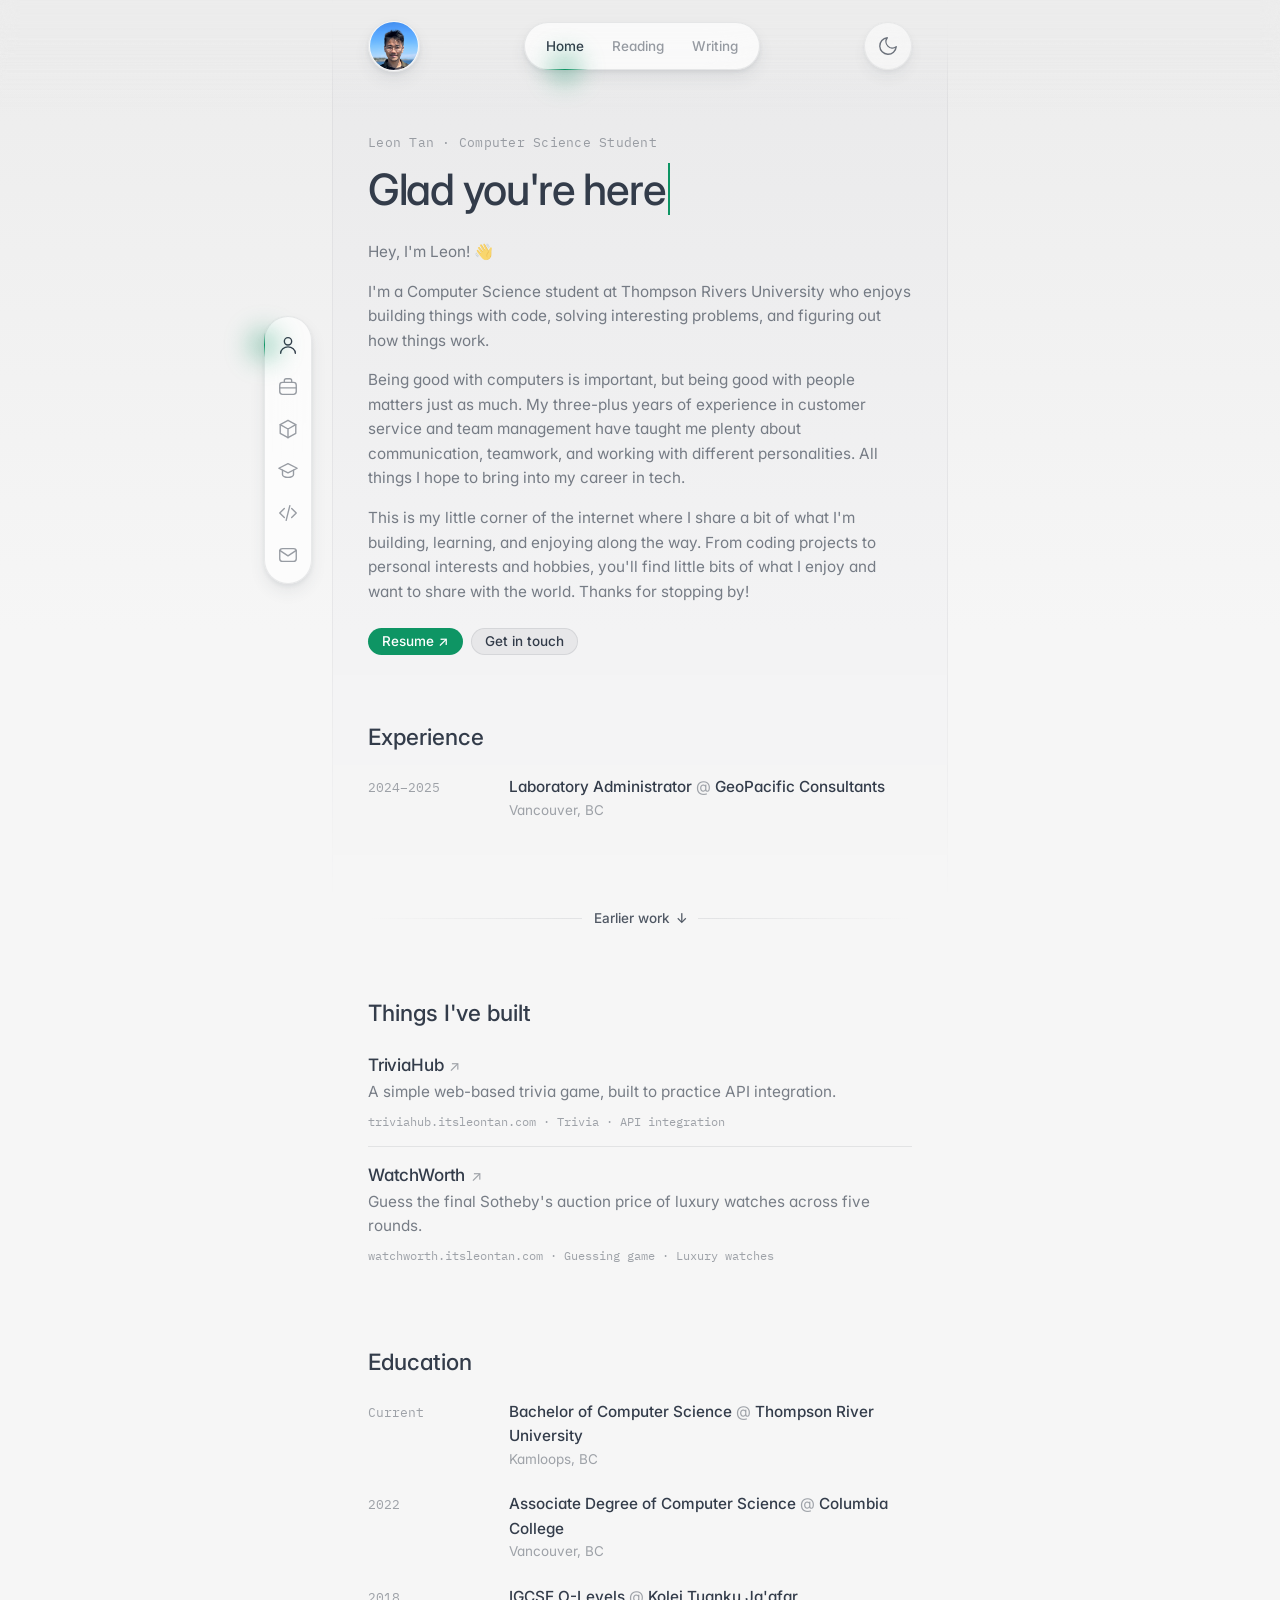
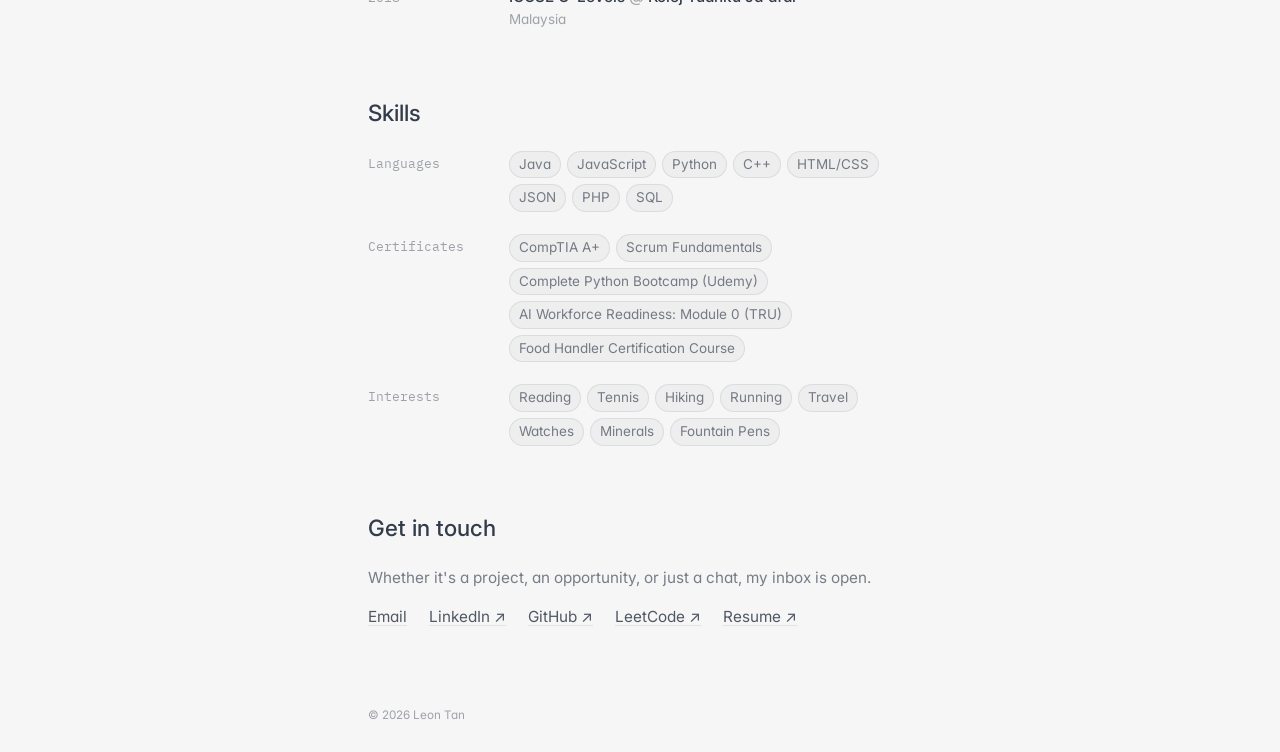
<file: index.html>
<!DOCTYPE html>
<html lang="en" class="dark">
<head>
    <meta charset="UTF-8">
    <meta name="viewport" content="width=device-width, initial-scale=1.0">
    <title>it's Leon Tan</title>
    <meta name="description" content="Leon Tan — computer science student who enjoys solving problems with code.">
    <link rel="icon" type="image/x-icon" href="src/rubik.png">

    <!-- Apply saved / system theme before first paint to avoid a flash -->
    <script>
        (function () {
            var root = document.documentElement;
            var theme;
            try { theme = localStorage.getItem("theme"); } catch (e) {}
            if (theme !== "light" && theme !== "dark") {
                theme = window.matchMedia("(prefers-color-scheme: light)").matches ? "light" : "dark";
            }
            root.classList.remove("light", "dark");
            root.classList.add(theme, "js");
        })();
    </script>

    <link rel="preconnect" href="https://fonts.googleapis.com">
    <link rel="preconnect" href="https://fonts.gstatic.com" crossorigin>
    <link rel="stylesheet" href="https://fonts.googleapis.com/css2?family=IBM+Plex+Mono:wght@400;500&family=Inter:wght@400;500;600&display=swap">
    <link rel="stylesheet" href="css/main.css">
    <link rel="stylesheet" href="css/home.css">
    <script src="js/index.js" defer></script>
</head>

<body>
    <div class="rails" aria-hidden="true"></div>

    <!-- ========== HEADER ========== -->
    <header>
        <div class="header-blur" aria-hidden="true">
            <span></span><span></span><span></span>
        </div>

        <div class="container header-inner">
            <a id="avatar" class="glass" href="#about" aria-label="Leon Tan — back to top">
                <img src="src/headshot.jpg" alt="Leon Tan" width="48" height="48">
            </a>

            <nav class="glass site-nav" aria-label="Main">
                <a href="./" class="active" aria-current="page">Home</a>
                <a href="reading/">Reading</a>
                <a href="writing/">Writing</a>
            </nav>

            <button id="theme-toggle" class="glass" type="button" aria-label="Switch theme">
                <svg class="icon-sun" viewBox="0 0 24 24" aria-hidden="true"><circle cx="12" cy="12" r="4"/><path d="M12 2v2M12 20v2M4.9 4.9l1.4 1.4M17.7 17.7l1.4 1.4M2 12h2M20 12h2M4.9 19.1l1.4-1.4M17.7 6.3l1.4-1.4"/></svg>
                <svg class="icon-moon" viewBox="0 0 24 24" aria-hidden="true"><path d="M21 12.8A9 9 0 1 1 11.2 3a7 7 0 0 0 9.8 9.8z"/></svg>
            </button>
        </div>
    </header>


    <!-- ========== SECTION NAV (left rail on desktop, floating button on mobile) ========== -->
    <nav class="section-nav" aria-label="Sections">
        <button class="section-toggle glass" type="button" aria-expanded="false" aria-controls="section-list" aria-label="Jump to section">
            <span class="current-icon" aria-hidden="true"></span>
            <span class="current-label" aria-hidden="true"></span>
        </button>
        <ul id="section-list" class="glass">
            <li><a href="#about"><svg viewBox="0 0 24 24" aria-hidden="true"><circle cx="12" cy="8" r="4"/><path d="M4 21c0-4 3.6-7 8-7s8 3 8 7"/></svg><span class="section-label">About</span></a></li>
            <li><a href="#experience"><svg viewBox="0 0 24 24" aria-hidden="true"><rect x="3" y="7" width="18" height="13" rx="3"/><path d="M8 7V5a2 2 0 0 1 2-2h4a2 2 0 0 1 2 2v2M3 13h18"/></svg><span class="section-label">Experience</span></a></li>
            <li><a href="#projects"><svg viewBox="0 0 24 24" aria-hidden="true"><path d="M12 2.5l8.5 4.75v9.5L12 21.5l-8.5-4.75v-9.5z"/><path d="M3.5 7.25L12 12l8.5-4.75M12 12v9.5"/></svg><span class="section-label">Projects</span></a></li>
            <li><a href="#education"><svg viewBox="0 0 24 24" aria-hidden="true"><path d="M2 9l10-5 10 5-10 5z"/><path d="M6 11v5c0 1.5 2.7 3 6 3s6-1.5 6-3v-5"/></svg><span class="section-label">Education</span></a></li>
            <li><a href="#skills"><svg viewBox="0 0 24 24" aria-hidden="true"><path d="M8 7l-5 5 5 5M16 7l5 5-5 5M14 4l-4 16"/></svg><span class="section-label">Skills</span></a></li>
            <li><a href="#contact"><svg viewBox="0 0 24 24" aria-hidden="true"><rect x="3" y="5" width="18" height="14" rx="3"/><path d="M3 7l9 6 9-6"/></svg><span class="section-label">Contact</span></a></li>
        </ul>
    </nav>

    <!-- ========== MAIN ========== -->
    <main class="container">

        <!-- ABOUT -->
        <section id="about" class="ani">
            <p class="eyebrow">Leon Tan &middot; Computer Science Student</p>
            <h1 class="typewrite" data-type='["Glad you&apos;re here!", "Let&apos;s work together!", "Stay curious!", "Never stop learning!"]' data-period="2000"><span class="wrap"></span></h1>

            <p>
                Hey, I&apos;m Leon! 👋
            </p>
            <p>
                I'm a Computer Science student at Thompson Rivers University who enjoys building things with code, solving interesting problems, and figuring out how things work.
            </p>
            <p>
                Being good with computers is important, but being good with people matters just as much. My three-plus years of experience in customer service and team management have taught me plenty about communication, teamwork, and working with different personalities. All things I hope to bring into my career in tech.
            </p>
            <p>
                This is my little corner of the internet where I share a bit of what I'm building, learning, and enjoying along the way. From coding projects to personal interests and hobbies, you'll find little bits of what I enjoy and want to share with the world. Thanks for stopping by!
            </p>

            <div class="actions">
                <a class="btn btn-primary" href="src/Resume, Leon Tan.pdf" target="_blank">Resume ↗</a>
                <a class="btn" href="#contact">Get in touch</a>
            </div>
        </section>

        <!-- EXPERIENCE -->
        <section id="experience">
            <h2 class="ani">Experience</h2>

            <dl class="entries">
                <dt class="ani">2024–2025</dt>
                <dd class="ani">
                    <strong>Laboratory Administrator <span class="at">@</span> GeoPacific Consultants</strong>
                    <small>Vancouver, BC</small>
                </dd>

                <dt class="ani">2022–2024</dt>
                <dd class="ani">
                    <strong>Supervisor, Barista &amp; Baker <span class="at">@</span> Matchstick</strong>
                    <small>Chinatown &amp; Yaletown, Vancouver, BC</small>
                </dd>
            </dl>

            <div id="earlier-work" class="collapse" aria-hidden="true" inert>
                <div>
                    <dl class="entries">
                        <dt>2021–2022</dt>
                        <dd>
                            <strong>Key Holder <span class="at">@</span> Ammolite &amp; Jade / Ammolite Museum</strong>
                            <small>Richmond &amp; Vancouver, BC</small>
                            <p>Enhanced sales and revenue through self-taught jewelry crafting skills.</p>
                        </dd>

                        <dt>2018</dt>
                        <dd>
                            <strong>Exhibitor &amp; Promoter <span class="at">@</span> Tube Home Furniture</strong>
                            <small>Malaysia</small>
                            <p>Represented TubeHome in two different exhibitions, alongside work as a machine operator, factory and warehouse worker.</p>
                        </dd>
                    </dl>
                </div>
            </div>

            <div class="divider-toggle">
                <span aria-hidden="true"></span>
                <button id="earlier-toggle" type="button" aria-expanded="false" aria-controls="earlier-work">
                    <span class="label">Earlier work</span> <span class="arrow" aria-hidden="true">↓</span>
                </button>
                <span aria-hidden="true"></span>
            </div>
        </section>

        <!-- PROJECTS (rows are rendered from the `projects` array in js/index.js) -->
        <section id="projects">
            <h2 class="ani">Things I've built</h2>
            <ul id="project-list" class="projects"></ul>
        </section>

        <!-- EDUCATION -->
        <section id="education">
            <h2 class="ani">Education</h2>

            <dl class="entries">
                <dt class="ani">Current</dt>
                <dd class="ani">
                    <strong>Bachelor of Computer Science <span class="at">@</span> Thompson River University</strong>
                    <small>Kamloops, BC</small>
                </dd>

                <dt class="ani">2022</dt>
                <dd class="ani">
                    <strong>Associate Degree of Computer Science <span class="at">@</span> Columbia College</strong>
                    <small>Vancouver, BC</small>
                </dd>

                <dt class="ani">2018</dt>
                <dd class="ani">
                    <strong>IGCSE O-Levels <span class="at">@</span> Kolej Tuanku Ja'afar</strong>
                    <small>Malaysia</small>
                </dd>
            </dl>
        </section>

        <!-- SKILLS -->
        <section id="skills">
            <h2 class="ani">Skills</h2>

            <dl class="entries">
                <dt class="ani">Languages</dt>
                <dd class="ani tags">
                    <span>Java</span><span>JavaScript</span><span>Python</span><span>C++</span>
                    <span>HTML/CSS</span><span>JSON</span><span>PHP</span><span>SQL</span>
                </dd>

                <dt class="ani">Certificates</dt>
                <dd class="ani tags">
                    <span>CompTIA A+</span><span>Scrum Fundamentals</span><span>Complete Python Bootcamp (Udemy)</span>
                    <span>AI Workforce Readiness: Module 0 (TRU)</span><span>Food Handler Certification Course</span>
                </dd>

                <dt class="ani">Interests</dt>
                <dd class="ani tags">
                    <span>Reading</span><span>Tennis</span><span>Hiking</span><span>Running</span>
                    <span>Travel</span><span>Watches</span><span>Minerals</span><span>Fountain Pens</span>
                </dd>
            </dl>
        </section>

        <!-- CONTACT -->
        <section id="contact" class="ani">
            <h2>Get in touch</h2>
            <p>
                Whether it's a project, an opportunity, or just a chat, my inbox is open.
            </p>
            <ul class="inline-links">
                <li><a href="mailto:itsleontan@gmail.com">Email</a></li>
                <li><a href="https://www.linkedin.com/in/itsleontan" target="_blank" rel="noopener noreferrer">LinkedIn ↗</a></li>
                <li><a href="https://github.com/itsLeonTan" target="_blank" rel="noopener noreferrer">GitHub ↗</a></li>
                <li><a href="https://leetcode.com/u/itsleontan/" target="_blank" rel="noopener noreferrer">LeetCode ↗</a></li>
                <li><a href="src/Resume, Leon Tan.pdf" target="_blank">Resume ↗</a></li>
            </ul>
        </section>
    </main>

    <!-- ========== FOOTER ========== -->
    <footer class="container">
        <div>&#169; 2026 Leon Tan</div>
    </footer>
</body>

</html>
</file>
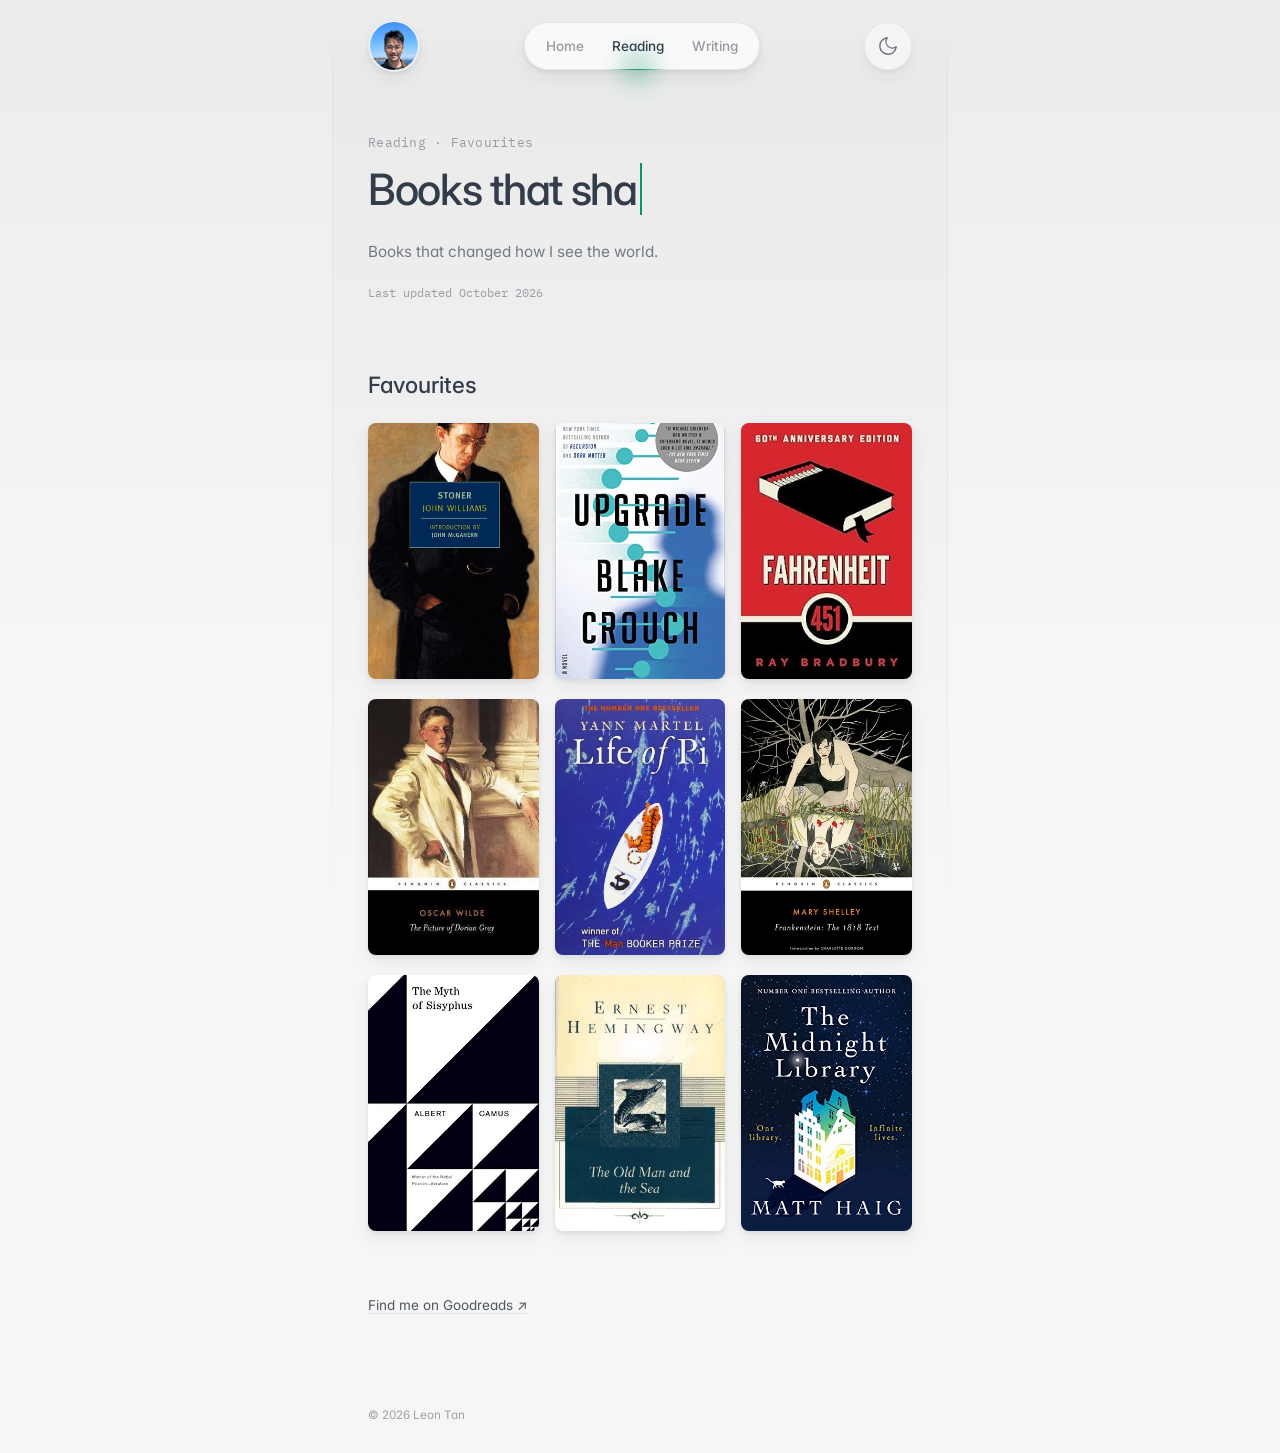
<file: reading/index.html>
<!DOCTYPE html>
<html lang="en" class="dark">
<head>
    <meta charset="UTF-8">
    <meta name="viewport" content="width=device-width, initial-scale=1.0">
    <title>Reading · it's Leon Tan</title>
    <meta name="description" content="A curated shelf of the books that have shaped Leon Tan's thinking.">
    <link rel="icon" type="image/x-icon" href="../src/rubik.png">

    <!-- Apply saved / system theme before first paint to avoid a flash -->
    <script>
        (function () {
            var root = document.documentElement;
            var theme;
            try { theme = localStorage.getItem("theme"); } catch (e) {}
            if (theme !== "light" && theme !== "dark") {
                theme = window.matchMedia("(prefers-color-scheme: light)").matches ? "light" : "dark";
            }
            root.classList.remove("light", "dark");
            root.classList.add(theme, "js");
        })();
    </script>

    <link rel="preconnect" href="https://fonts.googleapis.com">
    <link rel="preconnect" href="https://fonts.gstatic.com" crossorigin>
    <link rel="stylesheet" href="https://fonts.googleapis.com/css2?family=IBM+Plex+Mono:wght@400;500&family=Inter:wght@400;500;600&display=swap">
    <link rel="stylesheet" href="../css/main.css">
    <link rel="stylesheet" href="../css/reading.css">
    <script src="../js/index.js" defer></script>
    <script src="../js/reading.js" defer></script>
</head>

<body>
    <div class="rails" aria-hidden="true"></div>

    <!-- ========== HEADER ========== -->
    <header>
        <div class="header-blur" aria-hidden="true">
            <span></span><span></span><span></span>
        </div>

        <div class="container header-inner">
            <a id="avatar" class="glass" href="../" aria-label="Leon Tan — home">
                <img src="../src/headshot.jpg" alt="Leon Tan" width="48" height="48">
            </a>

            <nav class="glass site-nav" aria-label="Main">
                <a href="../">Home</a>
                <a href="./" class="active" aria-current="page">Reading</a>
                <a href="../writing/">Writing</a>
            </nav>

            <button id="theme-toggle" class="glass" type="button" aria-label="Switch theme">
                <svg class="icon-sun" viewBox="0 0 24 24" aria-hidden="true"><circle cx="12" cy="12" r="4"/><path d="M12 2v2M12 20v2M4.9 4.9l1.4 1.4M17.7 17.7l1.4 1.4M2 12h2M20 12h2M4.9 19.1l1.4-1.4M17.7 6.3l1.4-1.4"/></svg>
                <svg class="icon-moon" viewBox="0 0 24 24" aria-hidden="true"><path d="M21 12.8A9 9 0 1 1 11.2 3a7 7 0 0 0 9.8 9.8z"/></svg>
            </button>
        </div>
    </header>

    <!-- ========== MAIN ========== -->
    <main class="container">

        <!-- INTRO -->
        <section id="reading" class="ani">
            <p class="eyebrow">Reading &middot; Favourites</p>
            <h1 class="typewrite" data-type='["Books that shaped me.", "Lives I borrowed.", "Doors I walked through."]' data-period="2200"><span class="wrap"></span></h1>

            <p>
                Books that changed how I see the world. 
            </p>
            <p id="last-updated" class="updated" hidden></p>
        </section>

        <!-- SHELF (rendered by js/reading.js from src/goodreads_library_export.csv) -->
        <section id="favourites">
            <h2 class="ani">Favourites</h2>
            <ul id="book-grid" class="books"></ul>
            <p id="books-status" class="books-status" role="status">Loading the shelf…</p>
            <noscript><p class="books-status">The shelf needs JavaScript to load. You can still browse everything on Goodreads below.</p></noscript>
        </section>

        <!-- GOODREADS -->
        <section id="goodreads" class="ani">
            <p class="goodreads-link">
                <a href="https://www.goodreads.com/user/show/123224728-leon-the-amateur" target="_blank" rel="noopener noreferrer">Find me on Goodreads ↗</a>
            </p>
        </section>
    </main>

    <!-- ========== FOOTER ========== -->
    <footer class="container">
        <div>&#169; 2026 Leon Tan</div>
    </footer>
</body>

</html>
</file>
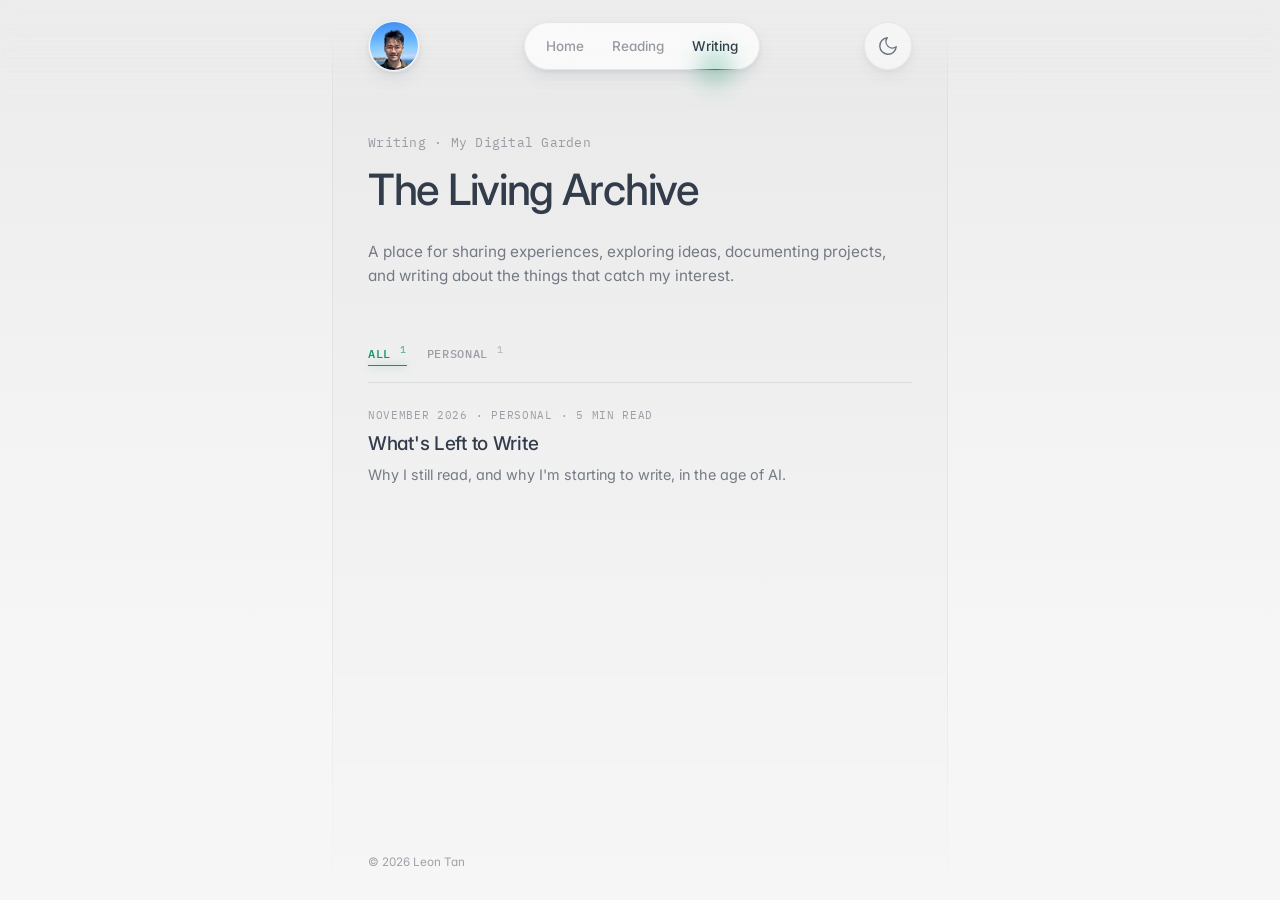
<file: writing/index.html>
<!DOCTYPE html>
<html lang="en" class="dark">
<head>
    <meta charset="UTF-8">
    <meta name="viewport" content="width=device-width, initial-scale=1.0">
    <title>Writing · it's Leon Tan</title>
    <meta name="description" content="Ideas, experiences, experiments, and things Leon Tan has learned along the way.">
    <link rel="icon" type="image/x-icon" href="../src/rubik.png">

    <!-- Apply saved / system theme before first paint to avoid a flash -->
    <script>
        (function () {
            var root = document.documentElement;
            var theme;
            try { theme = localStorage.getItem("theme"); } catch (e) {}
            if (theme !== "light" && theme !== "dark") {
                theme = window.matchMedia("(prefers-color-scheme: light)").matches ? "light" : "dark";
            }
            root.classList.remove("light", "dark");
            root.classList.add(theme, "js");
        })();
    </script>

    <link rel="preconnect" href="https://fonts.googleapis.com">
    <link rel="preconnect" href="https://fonts.gstatic.com" crossorigin>
    <link rel="stylesheet" href="https://fonts.googleapis.com/css2?family=IBM+Plex+Mono:wght@400;500&family=Inter:wght@400;500;600&display=swap">
    <link rel="stylesheet" href="../css/main.css">
    <link rel="stylesheet" href="../css/writing.css">
    <script src="../js/index.js" defer></script>
    <script src="../js/writing.js" defer></script>
</head>

<body>
    <div class="rails" aria-hidden="true"></div>

    <!-- ========== HEADER ========== -->
    <header>
        <div class="header-blur" aria-hidden="true">
            <span></span><span></span><span></span>
        </div>

        <div class="container header-inner">
            <a id="avatar" class="glass" href="../" aria-label="Leon Tan — home">
                <img src="../src/headshot.jpg" alt="Leon Tan" width="48" height="48">
            </a>

            <nav class="glass site-nav" aria-label="Main">
                <a href="../">Home</a>
                <a href="../reading/">Reading</a>
                <a href="./" class="active" aria-current="page">Writing</a>
            </nav>

            <button id="theme-toggle" class="glass" type="button" aria-label="Switch theme">
                <svg class="icon-sun" viewBox="0 0 24 24" aria-hidden="true"><circle cx="12" cy="12" r="4"/><path d="M12 2v2M12 20v2M4.9 4.9l1.4 1.4M17.7 17.7l1.4 1.4M2 12h2M20 12h2M4.9 19.1l1.4-1.4M17.7 6.3l1.4-1.4"/></svg>
                <svg class="icon-moon" viewBox="0 0 24 24" aria-hidden="true"><path d="M21 12.8A9 9 0 1 1 11.2 3a7 7 0 0 0 9.8 9.8z"/></svg>
            </button>
        </div>
    </header>

    <!-- ========== MAIN ========== -->
    <main class="container">

        <!-- INTRO -->
        <section id="writing" class="ani">
            <p class="eyebrow">Writing &middot; My Digital Garden</p>
            <h1 class="page-title">The Living Archive</h1>
            <p>
                A place for sharing experiences, exploring ideas, documenting projects, and writing about the things that catch my interest.
            </p>
        </section>

        <!-- ARTICLES (rendered by js/writing.js from writing/articles.json,
             which scripts/build_writing.py generates from writing/articles/*.md) -->
        <section id="articles" class="articles" aria-label="Articles">
            <div id="filters" class="filters" role="group" aria-label="Filter by category" hidden></div>
            <ul id="post-list" class="posts"></ul>
            <p id="posts-status" class="posts-status" role="status">Loading articles…</p>
            <noscript><p class="posts-status">The article list needs JavaScript to load.</p></noscript>
        </section>
    </main>

    <!-- ========== FOOTER ========== -->
    <footer class="container">
        <div>&#169; 2026 Leon Tan</div>
    </footer>
</body>

</html>
</file>
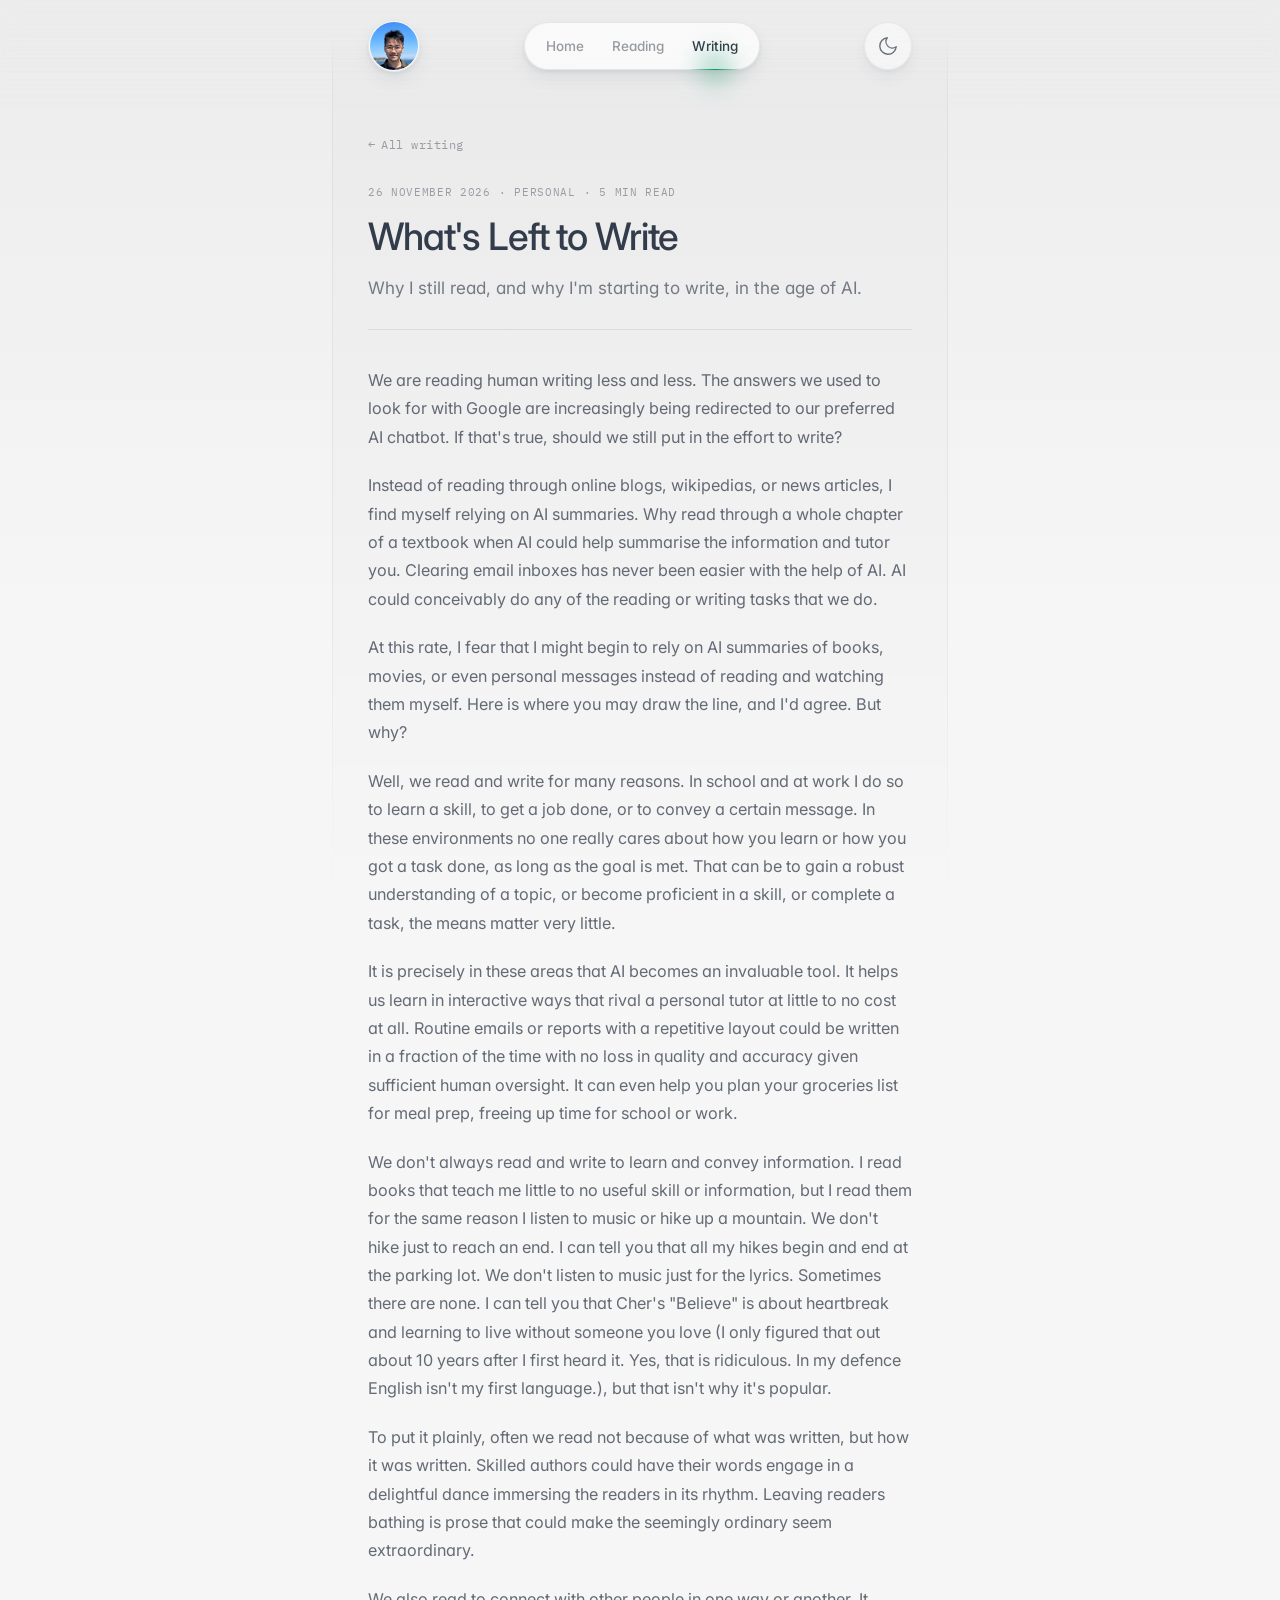
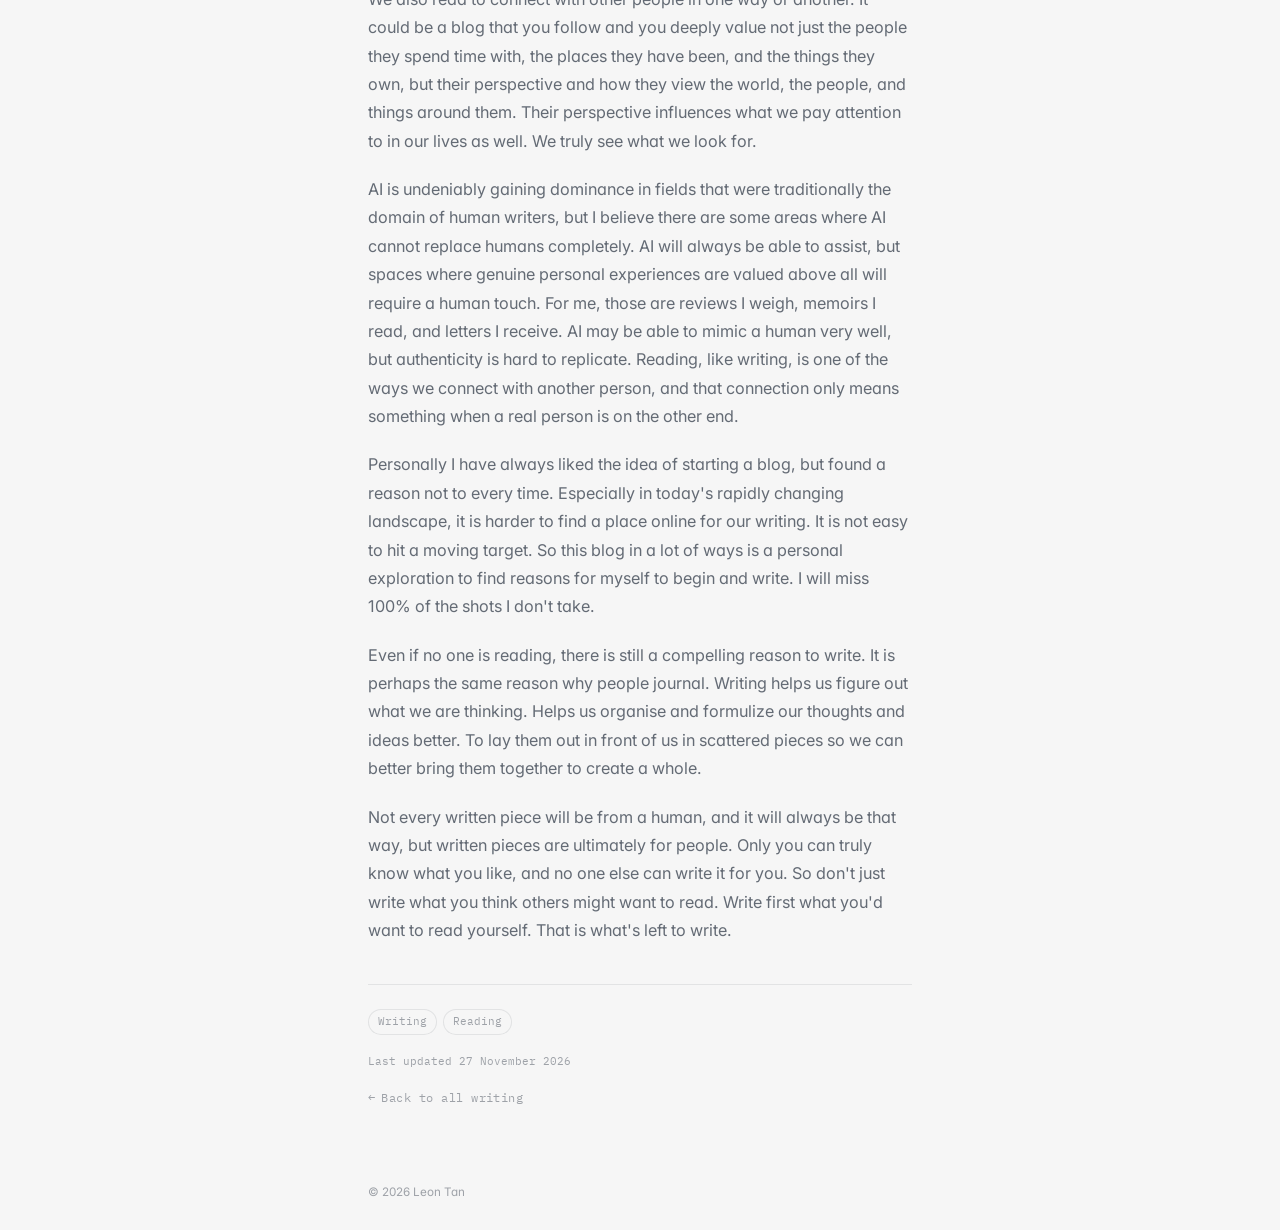
<file: writing/whats-left-to-write/index.html>
<!DOCTYPE html>
<!-- Generated by scripts/build_writing.py from writing/articles/. Edit the Markdown, not this file. -->
<html lang="en" class="dark">
<head>
    <meta charset="UTF-8">
    <meta name="viewport" content="width=device-width, initial-scale=1.0">
    <title>What&#x27;s Left to Write · it's Leon Tan</title>
    <meta name="description" content="Why I still read, and why I&#x27;m starting to write, in the age of AI.">
    <link rel="canonical" href="https://itsleontan.com/writing/whats-left-to-write/">
    <meta property="og:type" content="article">
    <meta property="og:title" content="What&#x27;s Left to Write">
    <meta property="og:description" content="Why I still read, and why I&#x27;m starting to write, in the age of AI.">
    <meta property="og:url" content="https://itsleontan.com/writing/whats-left-to-write/">
    <meta property="article:published_time" content="2026-11-26">
    <link rel="icon" type="image/x-icon" href="../../src/rubik.png">

    <!-- Apply saved / system theme before first paint to avoid a flash -->
    <script>
        (function () {
            var root = document.documentElement;
            var theme;
            try { theme = localStorage.getItem("theme"); } catch (e) {}
            if (theme !== "light" && theme !== "dark") {
                theme = window.matchMedia("(prefers-color-scheme: light)").matches ? "light" : "dark";
            }
            root.classList.remove("light", "dark");
            root.classList.add(theme, "js");
        })();
    </script>

    <link rel="preconnect" href="https://fonts.googleapis.com">
    <link rel="preconnect" href="https://fonts.gstatic.com" crossorigin>
    <link rel="stylesheet" href="https://fonts.googleapis.com/css2?family=IBM+Plex+Mono:wght@400;500&family=Inter:wght@400;500;600&display=swap">
    <link rel="stylesheet" href="../../css/main.css">
    <link rel="stylesheet" href="../../css/writing.css">
    <script src="../../js/index.js" defer></script>
</head>

<body>
    <div class="rails" aria-hidden="true"></div>

    <!-- ========== HEADER ========== -->
    <header>
        <div class="header-blur" aria-hidden="true">
            <span></span><span></span><span></span>
        </div>

        <div class="container header-inner">
            <a id="avatar" class="glass" href="../../" aria-label="Leon Tan — home">
                <img src="../../src/headshot.jpg" alt="Leon Tan" width="48" height="48">
            </a>

            <nav class="glass site-nav" aria-label="Main">
                <a href="../../">Home</a>
                <a href="../../reading/">Reading</a>
                <a href="../" class="active">Writing</a>
            </nav>

            <button id="theme-toggle" class="glass" type="button" aria-label="Switch theme">
                <svg class="icon-sun" viewBox="0 0 24 24" aria-hidden="true"><circle cx="12" cy="12" r="4"/><path d="M12 2v2M12 20v2M4.9 4.9l1.4 1.4M17.7 17.7l1.4 1.4M2 12h2M20 12h2M4.9 19.1l1.4-1.4M17.7 6.3l1.4-1.4"/></svg>
                <svg class="icon-moon" viewBox="0 0 24 24" aria-hidden="true"><path d="M21 12.8A9 9 0 1 1 11.2 3a7 7 0 0 0 9.8 9.8z"/></svg>
            </button>
        </div>
    </header>

    <!-- ========== MAIN ========== -->
    <main class="container">
        <article class="article">
            <a class="back-link" href="../"><span aria-hidden="true">←</span> All writing</a>

            <div class="article-head ani">
                <p class="post-meta">
                    <time datetime="2026-11-26">26 November 2026</time>
                    <span>Personal</span>
                    <span>5 min read</span>
                </p>
                <h1 class="article-title">What&#x27;s Left to Write</h1>
                <p class="article-lede">Why I still read, and why I&#x27;m starting to write, in the age of AI.</p>
            </div>

            <div class="prose ani">
<p>We are reading human writing less and less. The answers we used to look for with Google are increasingly being redirected to our preferred AI chatbot. If that's true, should we still put in the effort to write?</p>
<p>Instead of reading through online blogs, wikipedias, or news articles, I find myself relying on AI summaries. Why read through a whole chapter of a textbook when AI could help summarise the information and tutor you. Clearing email inboxes has never been easier with the help of AI. AI could conceivably do any of the reading or writing tasks that we do.</p>
<p>At this rate, I fear that I might begin to rely on AI summaries of books, movies, or even personal messages instead of reading and watching them myself. Here is where you may draw the line, and I'd agree. But why?</p>
<p>Well, we read and write for many reasons. In school and at work I do so to learn a skill, to get a job done, or to convey a certain message. In these environments no one really cares about how you learn or how you got a task done, as long as the goal is met. That can be to gain a robust understanding of a topic, or become proficient in a skill, or complete a task, the means matter very little.</p>
<p>It is precisely in these areas that AI becomes an invaluable tool. It helps us learn in interactive ways that rival a personal tutor at little to no cost at all. Routine emails or reports with a repetitive layout could be written in a fraction of the time with no loss in quality and accuracy given sufficient human oversight. It can even help you plan your groceries list for meal prep, freeing up time for school or work.</p>
<p>We don't always read and write to learn and convey information. I read books that teach me little to no useful skill or information, but I read them for the same reason I listen to music or hike up a mountain. We don't hike just to reach an end. I can tell you that all my hikes begin and end at the parking lot. We don't listen to music just for the lyrics. Sometimes there are none. I can tell you that Cher's "Believe" is about heartbreak and learning to live without someone you love (I only figured that out about 10 years after I first heard it. Yes, that is ridiculous. In my defence English isn't my first language.), but that isn't why it's popular.</p>
<p>To put it plainly, often we read not because of what was written, but how it was written. Skilled authors could have their words engage in a delightful dance immersing the readers in its rhythm. Leaving readers bathing is prose that could make the seemingly ordinary seem extraordinary.</p>
<p>We also read to connect with other people in one way or another. It could be a blog that you follow and you deeply value not just the people they spend time with, the places they have been, and the things they own, but their perspective and how they view the world, the people, and things around them. Their perspective influences what we pay attention to in our lives as well. We truly see what we look for.</p>
<p>AI is undeniably gaining dominance in fields that were traditionally the domain of human writers, but I believe there are some areas where AI cannot replace humans completely. AI will always be able to assist, but spaces where genuine personal experiences are valued above all will require a human touch. For me, those are reviews I weigh, memoirs I read, and letters I receive. AI may be able to mimic a human very well, but authenticity is hard to replicate. Reading, like writing, is one of the ways we connect with another person, and that connection only means something when a real person is on the other end.</p>
<p>Personally I have always liked the idea of starting a blog, but found a reason not to every time. Especially in today's rapidly changing landscape, it is harder to find a place online for our writing. It is not easy to hit a moving target. So this blog in a lot of ways is a personal exploration to find reasons for myself to begin and write. I will miss 100% of the shots I don't take.</p>
<p>Even if no one is reading, there is still a compelling reason to write. It is perhaps the same reason why people journal. Writing helps us figure out what we are thinking. Helps us organise and formulize our thoughts and ideas better. To lay them out in front of us in scattered pieces so we can better bring them together to create a whole.</p>
<p>Not every written piece will be from a human, and it will always be that way, but written pieces are ultimately for people. Only you can truly know what you like, and no one else can write it for you. So don't just write what you think others might want to read. Write first what you'd want to read yourself. That is what's left to write.</p>
            </div>

            <div class="article-foot">
                <ul class="article-tags" aria-label="Tags"><li>Writing</li><li>Reading</li></ul>
                <p class="article-updated">Last updated <time datetime="2026-11-27">27 November 2026</time></p>
                <a class="back-link" href="../"><span aria-hidden="true">←</span> Back to all writing</a>
            </div>
        </article>
    </main>

    <!-- ========== FOOTER ========== -->
    <footer class="container">
        <div>&#169; 2026 Leon Tan</div>
    </footer>
</body>

</html>
</file>
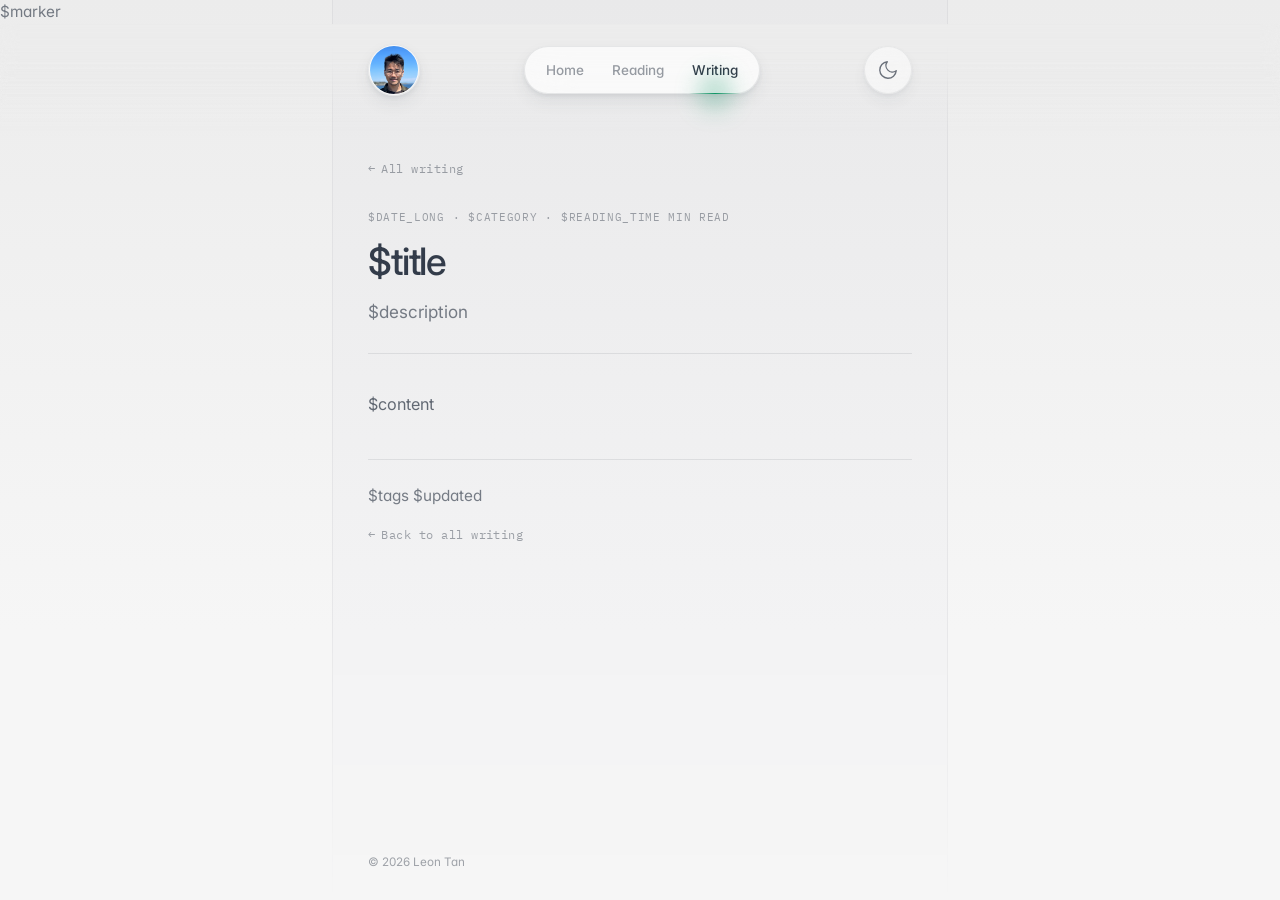
<file: scripts/templates/article.html>
<!DOCTYPE html>
$marker
<html lang="en" class="dark">
<head>
    <meta charset="UTF-8">
    <meta name="viewport" content="width=device-width, initial-scale=1.0">
    <title>$title · it's Leon Tan</title>
    <meta name="description" content="$description">
    <link rel="canonical" href="$canonical">
    <meta property="og:type" content="article">
    <meta property="og:title" content="$title">
    <meta property="og:description" content="$description">
    <meta property="og:url" content="$canonical">
    <meta property="article:published_time" content="$date_iso">
    <link rel="icon" type="image/x-icon" href="../../src/rubik.png">

    <!-- Apply saved / system theme before first paint to avoid a flash -->
    <script>
        (function () {
            var root = document.documentElement;
            var theme;
            try { theme = localStorage.getItem("theme"); } catch (e) {}
            if (theme !== "light" && theme !== "dark") {
                theme = window.matchMedia("(prefers-color-scheme: light)").matches ? "light" : "dark";
            }
            root.classList.remove("light", "dark");
            root.classList.add(theme, "js");
        })();
    </script>

    <link rel="preconnect" href="https://fonts.googleapis.com">
    <link rel="preconnect" href="https://fonts.gstatic.com" crossorigin>
    <link rel="stylesheet" href="https://fonts.googleapis.com/css2?family=IBM+Plex+Mono:wght@400;500&family=Inter:wght@400;500;600&display=swap">
    <link rel="stylesheet" href="../../css/main.css">
    <link rel="stylesheet" href="../../css/writing.css">
    <script src="../../js/index.js" defer></script>
</head>

<body>
    <div class="rails" aria-hidden="true"></div>

    <!-- ========== HEADER ========== -->
    <header>
        <div class="header-blur" aria-hidden="true">
            <span></span><span></span><span></span>
        </div>

        <div class="container header-inner">
            <a id="avatar" class="glass" href="../../" aria-label="Leon Tan — home">
                <img src="../../src/headshot.jpg" alt="Leon Tan" width="48" height="48">
            </a>

            <nav class="glass site-nav" aria-label="Main">
                <a href="../../">Home</a>
                <a href="../../reading/">Reading</a>
                <a href="../" class="active">Writing</a>
            </nav>

            <button id="theme-toggle" class="glass" type="button" aria-label="Switch theme">
                <svg class="icon-sun" viewBox="0 0 24 24" aria-hidden="true"><circle cx="12" cy="12" r="4"/><path d="M12 2v2M12 20v2M4.9 4.9l1.4 1.4M17.7 17.7l1.4 1.4M2 12h2M20 12h2M4.9 19.1l1.4-1.4M17.7 6.3l1.4-1.4"/></svg>
                <svg class="icon-moon" viewBox="0 0 24 24" aria-hidden="true"><path d="M21 12.8A9 9 0 1 1 11.2 3a7 7 0 0 0 9.8 9.8z"/></svg>
            </button>
        </div>
    </header>

    <!-- ========== MAIN ========== -->
    <main class="container">
        <article class="article">
            <a class="back-link" href="../"><span aria-hidden="true">←</span> All writing</a>

            <div class="article-head ani">
                <p class="post-meta">
                    <time datetime="$date_iso">$date_long</time>
                    <span>$category</span>
                    <span>$reading_time min read</span>
                </p>
                <h1 class="article-title">$title</h1>
                <p class="article-lede">$description</p>
            </div>

            <div class="prose ani">
$content
            </div>

            <div class="article-foot">
                $tags
                $updated
                <a class="back-link" href="../"><span aria-hidden="true">←</span> Back to all writing</a>
            </div>
        </article>
    </main>

    <!-- ========== FOOTER ========== -->
    <footer class="container">
        <div>&#169; 2026 Leon Tan</div>
    </footer>
</body>

</html>
</file>
<file: css/main.css>
/* ==========================================================================
   THEME TOKENS
   All text/border colours derive from one base colour (--base, as RGB
   channels) at different opacities. Light/dark only swap the raw values.
   ========================================================================== */
:root {
    --column: 544px;
    --gutter: 20px;
    --header-height: 88px;

    --font-sans: "Inter", ui-sans-serif, system-ui, sans-serif;
    --font-mono: "IBM Plex Mono", ui-monospace, Menlo, Consolas, monospace;

    --ease-out-expo: cubic-bezier(.19, 1, .22, 1);
}

html.dark {
    --base: 255 255 255;
    --accent: 51 204 148;           /* brightened brand green for dark bg */
    --on-accent: 4 20 14;
    --bg-top: #050505;
    --bg-bottom: #111111;
    --glass-bg: rgb(255 255 255 / .06);
    --shadow: rgb(0 0 0 / .35);
    color-scheme: dark;
}

html.light {
    --base: 51 60 74;               /* slate */
    --accent: 14 149 100;           /* original brand green hsl(158 83% 32%) */
    --on-accent: 255 255 255;
    --bg-top: #ececec;
    --bg-bottom: #f6f6f6;
    --glass-bg: rgb(255 255 255 / .7);
    --shadow: rgb(51 60 74 / .08);
    color-scheme: light;
}

:root {
    --heading: rgb(var(--base));
    --text: rgb(var(--base) / .65);
    --muted: rgb(var(--base) / .45);
    --border: rgb(var(--base) / .1);
    --rail: rgb(var(--base) / .06);
    --accent-c: rgb(var(--accent));
}

/* ==========================================================================
   BASE
   ========================================================================== */
*, *::before, *::after { box-sizing: border-box; }

html {
    font-size: 18px;
    scroll-behavior: smooth;
    scroll-padding-top: var(--header-height);
    background-color: var(--bg-bottom);
    scrollbar-color: rgb(var(--accent) / .6) transparent;
    scrollbar-width: thin;
}

body {
    margin: 0;
    min-height: 100vh;
    min-height: 100dvh;
    display: flex;
    flex-direction: column;
    isolation: isolate;
    font-family: var(--font-sans);
    font-size: .85rem;
    line-height: 1.6;
    color: var(--text);
    -webkit-font-smoothing: antialiased;
    font-feature-settings: "kern", "liga", "cv11";
    transition: color .3s ease;
}

/* Fixed vertical background gradient */
body::before {
    content: "";
    position: fixed;
    inset: 0;
    z-index: -2;
    pointer-events: none;
    background: linear-gradient(to bottom, var(--bg-top) 0%, var(--bg-bottom) 70%);
}

::selection { background: rgb(var(--accent) / .3); color: var(--heading); }

a {
    color: rgb(var(--base) / .85);
    text-decoration: underline;
    text-decoration-color: var(--border);
    text-decoration-thickness: 1px;
    text-underline-offset: 3px;
    transition: color .2s ease, text-decoration-color .2s ease;
}
a:hover {
    color: var(--heading);
    text-decoration-color: var(--accent-c);
}

:focus-visible {
    outline: 2px solid var(--accent-c);
    outline-offset: 2px;
    border-radius: 6px;
}

.container {
    width: 100%;
    max-width: calc(var(--column) + 2 * var(--gutter));
    margin-inline: auto;
    padding-inline: var(--gutter);
}

/* Faint vertical rails framing the column */
.rails {
    position: fixed;
    inset-block: 0;
    left: 50%;
    z-index: -1;
    width: calc(var(--column) + 8vw);
    max-width: calc(var(--column) + 4rem);
    transform: translateX(-50%);
    pointer-events: none;
    border-inline: 1px solid var(--rail);
    background: rgb(var(--base) / .012);
    -webkit-mask-image: linear-gradient(#000 70%, transparent 100%);
            mask-image: linear-gradient(#000 70%, transparent 100%);
}

/* Scroll reveal (only hides content when JS is running) */
.js .ani {
    opacity: 0;
    transform: translateY(8px);
    transition: opacity .6s ease, transform .6s var(--ease-out-expo);
}
.js .ani.show {
    opacity: 1;
    transform: none;
}

/* ==========================================================================
   GLASS PILLS
   ========================================================================== */
.glass {
    background: var(--glass-bg);
    -webkit-backdrop-filter: blur(24px);
            backdrop-filter: blur(24px);
    border-radius: 999px;
    box-shadow:
        inset 0 0 0 1px var(--border),
        0 2px 4px var(--shadow),
        0 8px 16px var(--shadow);
}

/* ==========================================================================
   HEADER
   ========================================================================== */
header {
    position: sticky;
    top: 0;
    z-index: 100;
    padding: 20px 0;
}

/* Progressive blur: stacked layers, stronger toward the top */
.header-blur {
    position: absolute;
    inset: 0 0 -20px 0;
    pointer-events: none;
}
.header-blur::before {
    content: "";
    position: absolute;
    inset: 0;
    background: linear-gradient(to bottom, var(--bg-top) 0%, transparent 100%);
    opacity: .6;
}
.header-blur span {
    position: absolute;
    inset: 0;
}
.header-blur span:nth-child(1) {
    -webkit-backdrop-filter: blur(1px); backdrop-filter: blur(1px);
    -webkit-mask-image: linear-gradient(to bottom, #000 40%, transparent 100%);
            mask-image: linear-gradient(to bottom, #000 40%, transparent 100%);
}
.header-blur span:nth-child(2) {
    -webkit-backdrop-filter: blur(3px); backdrop-filter: blur(3px);
    -webkit-mask-image: linear-gradient(to bottom, #000 25%, transparent 75%);
            mask-image: linear-gradient(to bottom, #000 25%, transparent 75%);
}
.header-blur span:nth-child(3) {
    -webkit-backdrop-filter: blur(8px); backdrop-filter: blur(8px);
    -webkit-mask-image: linear-gradient(to bottom, #000 10%, transparent 50%);
            mask-image: linear-gradient(to bottom, #000 10%, transparent 50%);
}

.header-inner {
    position: relative;
    display: flex;
    align-items: center;
    justify-content: space-between;
    gap: 6px;
}

#avatar {
    display: block;
    padding: 2px;
    line-height: 0;
    transition: transform .2s ease;
}
#avatar img {
    width: 48px;
    height: 48px;
    border-radius: 50%;
    object-fit: cover;
}
#avatar:hover { transform: scale(1.05); }
#avatar:active { transform: scale(.95); }

/* Main nav pill (Home / Reading) */
.site-nav {
    display: flex;
    padding: 0 8px;
}
.site-nav a,
.section-nav a {
    position: relative;
    display: flex;
    align-items: center;
    justify-content: center;
    padding: 13px 10px;
    color: var(--heading);
    text-decoration: none;
    opacity: .5;
    transition: opacity .2s ease;
}
.site-nav a {
    padding-inline: 14px;
    font-size: .75rem;
    font-weight: 500;
    line-height: 22px;
}
:is(.site-nav, .section-nav) a:hover,
:is(.site-nav, .section-nav) a:focus-visible,
:is(.site-nav, .section-nav) a.active { opacity: 1; }

/* Active indicator: thin fading line + soft glow */
:is(.site-nav, .section-nav) a::after,
:is(.site-nav, .section-nav) a::before {
    content: "";
    position: absolute;
    left: 50%;
    pointer-events: none;
    opacity: 0;
    transform: translateX(-50%) scaleX(.4);
    transition: opacity .3s ease, transform .4s var(--ease-out-expo);
}
.site-nav a::after {
    bottom: 0;
    width: 70%;
    height: 1px;
    background: linear-gradient(to right, transparent, var(--accent-c), transparent);
}
.site-nav a::before {
    bottom: -14px;
    width: 32px;
    height: 32px;
    border-radius: 50%;
    background: rgb(var(--accent) / .35);
    filter: blur(12px);
}
.site-nav a.active::after,
.site-nav a.active::before {
    opacity: 1;
    transform: translateX(-50%) scaleX(1);
}


svg {
    width: 22px;
    height: 22px;
    fill: none;
    stroke: currentColor;
    stroke-width: 1.5;
    stroke-linecap: round;
    stroke-linejoin: round;
}

#theme-toggle {
    display: flex;
    align-items: center;
    justify-content: center;
    padding: 13px;
    border: none;
    color: var(--heading);
    cursor: pointer;
    opacity: .7;
    transition: opacity .2s ease, transform .15s ease;
}
#theme-toggle:hover { opacity: 1; }
#theme-toggle:active { transform: scale(.92); }
#theme-toggle svg { transition: transform .5s var(--ease-out-expo); }
#theme-toggle:hover svg { transform: rotate(20deg); }
html.dark .icon-moon,
html.light .icon-sun { display: none; }


/* ==========================================================================
   MAIN CONTENT
   ========================================================================== */
main {
    flex: 1;
    padding-top: 40px;
}

section { margin-top: 64px; }
section:first-child { margin-top: 0; }

h1, h2 {
    color: var(--heading);
    font-weight: 500;
    margin: 0;
}
h2 {
    font-size: 1.25rem;
    margin-bottom: 20px;
}
p { margin: 0 0 1em; }

/* ---------- About / intro ---------- */
.eyebrow {
    font-family: var(--font-mono);
    font-size: .7rem;
    letter-spacing: .02em;
    color: var(--muted);
    margin-bottom: 12px;
}

.typewrite {
    font-size: clamp(1.6rem, 7vw, 2.4rem);
    line-height: 1.2;
    letter-spacing: -.03em;
    min-height: 1.2em;
    margin-bottom: 24px;
}
.typewrite > .wrap {
    padding-right: 3px;
    border-right: 2px solid var(--accent-c);
    animation: blink 1s steps(1) infinite;
}
@keyframes blink {
    50% { border-right-color: transparent; }
}

/* Smooth cross-page transition (Home <-> Reading); the header stays put */
@view-transition { navigation: auto; }
header { view-transition-name: site-header; }

/* ==========================================================================
   FOOTER
   ========================================================================== */
footer {
    display: flex;
    justify-content: space-between;
    gap: 4px 16px;
    margin-top: 48px;
    padding-block: 28px;
    font-size: .65rem;
    color: var(--muted);
}


/* ==========================================================================
   RESPONSIVE
   ========================================================================== */
@media (max-width: 600px) {
    html { font-size: 17px; }
    .rails { display: none; }
}

@media (max-width: 544px) {
    :root { --gutter: 16px; --header-height: 76px; }

    header { padding: 14px 0; }
    #avatar img { width: 40px; height: 40px; }
    .site-nav { padding: 0 4px; }
    .site-nav a { padding: 11px 12px; }
    #theme-toggle { padding: 11px; }
    svg { width: 20px; height: 20px; }

    main { padding-top: 24px; }
    section { margin-top: 52px; }

    footer {
        flex-direction: column;
        align-items: center;
        text-align: center;
    }
}

@media (max-width: 380px) {
    .site-nav a { padding-inline: 9px; }
}

@media (prefers-reduced-motion: reduce) {
    @view-transition { navigation: none; }
    html { scroll-behavior: auto; }
    *, *::before, *::after {
        transition-duration: 0s !important;
        transition-delay: 0s !important;
        animation: none !important;
    }
    .js .ani { opacity: 1; transform: none; }
}
</file>
<file: css/home.css>
/* ==========================================================================
   HOME PAGE (index.html)
   Loaded after main.css. Shared tokens, header, nav-link base styles,
   typography and footer live there.
   ========================================================================== */

/* ==========================================================================
   SECTION NAV
   Same icons and active line/glow as the old header nav, turned vertical.
   Desktop: floating rail left of the column. Mobile: see RESPONSIVE.
   ========================================================================== */
.section-nav {
    position: fixed;
    z-index: 90;
    top: 50%;
    right: calc(50% + var(--column) / 2 + 2rem + 20px);
    transform: translateY(-50%);
}
.section-nav ul {
    display: flex;
    flex-direction: column;
    margin: 0;
    padding: 8px 0;
    list-style: none;
}
.section-nav a { padding: 10px 13px; }
.section-toggle { display: none; }

/* Vertical active indicator on the left edge */
.section-nav a::after,
.section-nav a::before {
    left: 0;
    top: 50%;
    transform: translateY(-50%) scaleY(.4);
}
.section-nav a::after {
    width: 1px;
    height: 60%;
    background: linear-gradient(to bottom, transparent, var(--accent-c), transparent);
}
.section-nav a::before {
    left: -16px;
    width: 32px;
    height: 32px;
    border-radius: 50%;
    background: rgb(var(--accent) / .35);
    filter: blur(12px);
    transform: translateY(-50%) scale(.4);
}
.section-nav a.active::after { opacity: 1; transform: translateY(-50%) scaleY(1); }
.section-nav a.active::before { opacity: 1; transform: translateY(-50%) scale(1); }

/* Hover label (desktop) */
.section-label {
    position: absolute;
    left: calc(100% + 10px);
    top: 50%;
    padding: 4px 10px;
    border-radius: 999px;
    font: 500 .65rem/1.4 var(--font-mono);
    white-space: nowrap;
    color: var(--heading);
    background: var(--bg-bottom);
    box-shadow: inset 0 0 0 1px var(--border), 0 4px 12px var(--shadow);
    opacity: 0;
    pointer-events: none;
    transform: translate(-6px, -50%);
    transition: opacity .2s ease, transform .3s var(--ease-out-expo);
}
.section-nav a:hover .section-label,
.section-nav a:focus-visible .section-label {
    opacity: 1;
    transform: translate(0, -50%);
}

/* Floating toggle (mobile) */
.section-toggle {
    align-items: center;
    padding: 11px;
    border: none;
    font: 500 .7rem/20px var(--font-mono);
    color: var(--heading);
    cursor: pointer;
    transition: transform .15s ease;
}
.section-toggle:active { transform: scale(.94); }
.section-toggle .current-icon { display: flex; }
.section-toggle .current-label {
    max-width: 0;
    overflow: hidden;
    white-space: nowrap;
    opacity: 0;
    transition: max-width .45s var(--ease-out-expo), margin .45s var(--ease-out-expo), opacity .25s ease;
}
.section-nav.peek .current-label {
    max-width: 120px;
    margin: 0 4px 0 8px;
    opacity: 1;
}
.section-nav.peek .current-icon { color: var(--accent-c); }
.section-toggle .current-icon { transition: color .3s ease; }


/* ---------- Intro actions ---------- */
.actions {
    display: flex;
    flex-wrap: wrap;
    gap: 8px;
    margin-top: 24px;
}
.btn {
    display: inline-flex;
    align-items: center;
    padding: 7px 14px;
    border-radius: 999px;
    font-size: .75rem;
    font-weight: 500;
    line-height: 1;
    text-decoration: none;
    color: var(--heading);
    background: rgb(var(--base) / .06);
    box-shadow: inset 0 0 0 1px var(--border);
    transition: background-color .2s ease, transform .15s ease;
}
.btn:hover { background: rgb(var(--base) / .12); }
.btn:active { transform: scale(.95); }
.btn-primary {
    color: rgb(var(--on-accent));
    background: var(--accent-c);
    box-shadow: none;
}
.btn-primary:hover {
    color: rgb(var(--on-accent));
    background: rgb(var(--accent) / .85);
}


/* ---------- Two-column entries (experience, education, skills) ---------- */
.entries {
    display: grid;
    grid-template-columns: 22% 1fr;
    column-gap: 4%;
    row-gap: 22px;
    margin: 0;
}
.entries dt {
    font-family: var(--font-mono);
    font-size: .7rem;
    color: var(--muted);
    padding-top: 2px;
}
.entries dd { margin: 0; }
.entries strong {
    display: block;
    color: var(--heading);
    font-weight: 500;
}
.entries .at { color: var(--muted); font-weight: 400; }
.entries small {
    display: block;
    font-size: .75rem;
    color: var(--muted);
}
.entries dd p { margin: 6px 0 0; }

/* Skill tags */
.tags {
    display: flex;
    flex-wrap: wrap;
    gap: 6px;
}
.tags span {
    padding: 3px 10px;
    border-radius: 999px;
    font-size: .75rem;
    color: var(--text);
    background: rgb(var(--base) / .04);
    box-shadow: inset 0 0 0 1px var(--border);
    transition: background-color .25s ease, color .25s ease, box-shadow .25s ease;
}
.tags span:hover {
    color: var(--accent-c);
    background: rgb(var(--accent) / .12);
    box-shadow: inset 0 0 0 1px rgb(var(--accent) / .35);
}

/* ---------- Collapsible "Earlier work" ---------- */
.collapse {
    display: grid;
    grid-template-rows: 0fr;
    transition: grid-template-rows .7s ease-in-out;
}
.collapse > div {
    min-height: 0;
    overflow: hidden;
}
.collapse .entries { padding-top: 22px; }
.collapse.open { grid-template-rows: 1fr; }

.collapse dt,
.collapse dd {
    opacity: 0;
    transform: translateY(-6px);
    transition: opacity .5s ease-out, transform .5s ease-out;
}
.collapse.open dt,
.collapse.open dd {
    opacity: 1;
    transform: none;
}
.collapse.open :is(dt, dd):nth-of-type(1) { transition-delay: .1s; }
.collapse.open :is(dt, dd):nth-of-type(2) { transition-delay: .25s; }
.collapse.open :is(dt, dd):nth-of-type(3) { transition-delay: .4s; }

.divider-toggle {
    display: flex;
    align-items: center;
    margin-top: 16px;
}
.divider-toggle > span {
    flex: 1;
    height: 1px;
    background: linear-gradient(to right, transparent, var(--border));
}
.divider-toggle > span:last-child {
    background: linear-gradient(to left, transparent, var(--border));
}
.divider-toggle button {
    display: inline-flex;
    align-items: center;
    gap: 6px;
    padding: 6px 10px 6px 12px;
    border: none;
    border-radius: 999px;
    background: transparent;
    font: 500 .75rem/1 var(--font-sans);
    color: rgb(var(--base) / .85);
    cursor: pointer;
    transition: background-color .15s ease, color .15s ease, transform .15s ease;
}
.divider-toggle button:hover {
    color: var(--heading);
    background: rgb(var(--base) / .08);
}
.divider-toggle button:active { transform: scale(.95); }
.divider-toggle .arrow {
    display: inline-block;
    transition: transform .4s var(--ease-out-expo);
}
.divider-toggle button[aria-expanded="true"] .arrow { transform: rotate(180deg); }

/* ---------- Projects ---------- */
.projects {
    /* Pull the first row up so its title sits the same distance below the
       heading as the first entry in other sections. */
    margin: -14px 0 0;
    padding: 0;
    list-style: none;
}
.projects li + li { border-top: 1px solid var(--border); }

.project {
    --x: 50%;
    --y: 50%;
    position: relative;
    display: grid;
    gap: 2px;
    padding: 14px 0;
    color: var(--text);
    text-decoration: none;
    isolation: isolate;
}
/* Hover card: green-tinted wash, a cursor-following spotlight (--x/--y set
   in index.js), a thin accent outline and a soft outer glow. */
.project::before {
    content: "";
    position: absolute;
    inset: 2px -14px;
    z-index: -1;
    border-radius: 12px;
    background:
        radial-gradient(220px circle at var(--x) var(--y), rgb(var(--accent) / .16), transparent 70%),
        rgb(var(--accent) / .04);
    box-shadow:
        inset 0 0 0 1px rgb(var(--accent) / .22),
        0 0 28px -6px rgb(var(--accent) / .35);
    opacity: 0;
    transform: scale(.985);
    transition: opacity .3s ease, transform .4s var(--ease-out-expo);
}
.project:hover,
.project:focus-visible { color: var(--text); outline: none; }
.project:hover::before,
.project:focus-visible::before {
    opacity: 1;
    transform: none;
}
.project:active::before { transform: scale(.99); }
.project .project-name { transition: color .25s ease, text-shadow .25s ease; }
.project:hover .project-name,
.project:focus-visible .project-name {
    color: var(--accent-c);
    text-shadow: 0 0 18px rgb(var(--accent) / .45);
}

.project-head {
    display: flex;
    align-items: baseline;
    gap: 6px;
}
.project-name {
    color: var(--heading);
    font-size: .95rem;
    font-weight: 500;
    letter-spacing: -.01em;
}
.project-arrow {
    color: var(--muted);
    font-size: .8rem;
    transition: color .2s ease, transform .3s var(--ease-out-expo);
}
.project:hover .project-arrow,
.project:focus-visible .project-arrow {
    color: var(--accent-c);
    transform: translate(2px, -2px);
}

.project-meta {
    display: flex;
    flex-wrap: wrap;
    margin-top: 6px;
    font-family: var(--font-mono);
    font-size: .65rem;
    color: var(--muted);
}
.project-tag::before {
    content: "·";
    margin: 0 7px;
}

/* ---------- Contact ---------- */
.inline-links {
    display: flex;
    flex-wrap: wrap;
    gap: 8px 22px;
    margin: 0;
    padding: 0;
    list-style: none;
}


/* ==========================================================================
   RESPONSIVE
   ========================================================================== */
/* Section nav collapses to a floating button when the side gutter is too narrow */
@media (max-width: 860px) {
    .section-nav {
        top: auto;
        right: 16px;
        bottom: max(16px, env(safe-area-inset-bottom));
        transform: none;
        display: flex;
        flex-direction: column-reverse;
        align-items: flex-end;
        gap: 8px;
    }
    .section-toggle { display: flex; }
    .section-nav ul {
        padding: 6px 0;
        border-radius: 20px;
        opacity: 0;
        visibility: hidden;
        transform: translateY(8px) scale(.96);
        transform-origin: bottom right;
        transition: opacity .2s ease, transform .35s var(--ease-out-expo), visibility 0s .35s;
    }
    .section-nav.open ul {
        opacity: 1;
        visibility: visible;
        transform: none;
        transition-delay: 0s;
    }
    .section-nav a {
        justify-content: flex-start;
        gap: 10px;
        padding: 9px 18px 9px 14px;
    }
    .section-label {
        position: static;
        padding: 0;
        font-size: .7rem;
        background: none;
        box-shadow: none;
        opacity: 1;
        transform: none;
    }
    .section-nav a::before { left: -14px; }
}

@media (max-width: 544px) {
    .entries {
        grid-template-columns: 1fr;
        row-gap: 4px;
    }
    .entries dd { margin-bottom: 16px; }
    .collapse .entries { padding-top: 16px; }
}
</file>
<file: css/reading.css>
/* ==========================================================================
   READING PAGE (reading/index.html)
   Loaded after main.css.
   ========================================================================== */

.updated {
    margin-top: 20px;
    font-family: var(--font-mono);
    font-size: .65rem;
    color: var(--muted);
}

.books {
    display: grid;
    grid-template-columns: repeat(3, 1fr);
    gap: 20px 16px;
    margin: 0;
    padding: 0;
    list-style: none;
}

.book {
    position: relative;
    display: block;
    width: 100%;
    padding: 0;
    border: none;
    border-radius: 8px;
    background: none;
    font: inherit;
    text-align: left;
    color: inherit;
    cursor: pointer;
    transition: transform .5s var(--ease-out-expo);
    -webkit-tap-highlight-color: transparent;
}

.book-cover {
    position: relative;
    display: block;
    aspect-ratio: 2 / 3;
    overflow: hidden;
    border-radius: 8px;
    background: rgb(var(--base) / .05);
    box-shadow:
        inset 0 0 0 1px var(--border),
        0 2px 4px var(--shadow),
        0 8px 16px var(--shadow);
    transition: box-shadow .4s ease;
}
.book-cover img {
    position: absolute;
    inset: 0;
    width: 100%;
    height: 100%;
    object-fit: cover;           /* crops to fit, never stretches */
    opacity: 0;
    transition: opacity .5s ease, transform .6s var(--ease-out-expo);
}
.book-cover.loaded img { opacity: 1; }
.book-cover.loaded .book-fallback { visibility: hidden; }

/* Shown until a cover loads, and kept when none exists */
.book-fallback {
    position: absolute;
    inset: 0;
    display: flex;
    flex-direction: column;
    justify-content: flex-end;
    gap: 4px;
    padding: 14px;
    background: linear-gradient(160deg, rgb(var(--accent) / .14), rgb(var(--base) / .03) 60%);
}
.book-fallback-title {
    color: var(--heading);
    font-size: .8rem;
    font-weight: 500;
    line-height: 1.3;
}
.book-fallback-author {
    font-size: .65rem;
    color: var(--muted);
}

/* Overlay: fades and slides up over the bottom of the cover */
.book-info {
    position: absolute;
    inset: 0;
    display: flex;
    flex-direction: column;
    justify-content: flex-end;
    gap: 2px;
    padding: 14px 12px;
    border-radius: 8px;
    background: linear-gradient(to top, rgb(0 0 0 / .88) 0%, rgb(0 0 0 / .6) 45%, rgb(0 0 0 / .1) 100%);
    color: rgb(255 255 255 / .75);
    opacity: 0;
    transition: opacity .35s ease;
}
.book-info > * {
    transform: translateY(8px);
    transition: transform .5s var(--ease-out-expo);
}
.book-title {
    color: #fff;
    font-size: .8rem;
    font-weight: 500;
    line-height: 1.3;
    letter-spacing: -.01em;
}
.book-author { font-size: .7rem; }
.book-date {
    margin-top: 6px;
    font-family: var(--font-mono);
    font-size: .6rem;
    color: rgb(var(--accent));
}

.book[aria-expanded="true"],
.book:focus-visible { transform: translateY(-4px); }
.book[aria-expanded="true"] .book-cover,
.book:focus-visible .book-cover {
    box-shadow:
        inset 0 0 0 1px rgb(var(--accent) / .35),
        0 10px 24px var(--shadow),
        0 0 28px -6px rgb(var(--accent) / .35);
}
.book[aria-expanded="true"] img,
.book:focus-visible img { transform: scale(1.04); }
.book[aria-expanded="true"] .book-info,
.book:focus-visible .book-info { opacity: 1; }
.book[aria-expanded="true"] .book-info > *,
.book:focus-visible .book-info > * { transform: none; }
.book:focus-visible { outline-offset: 4px; border-radius: 8px; }

/* Hover reveal only on real pointers; touch uses tap (aria-expanded) */
@media (hover: hover) and (pointer: fine) {
    .book:hover { transform: translateY(-4px); }
    .book:hover .book-cover {
        box-shadow:
            inset 0 0 0 1px rgb(var(--accent) / .35),
            0 10px 24px var(--shadow),
            0 0 28px -6px rgb(var(--accent) / .35);
    }
    .book:hover img { transform: scale(1.04); }
    .book:hover .book-info { opacity: 1; }
    .book:hover .book-info > * { transform: none; }
}

.books-status {
    font-size: .75rem;
    color: var(--muted);
}

.goodreads-link {
    font-size: .75rem;
    color: var(--muted);
}


.visually-hidden {
    position: absolute;
    width: 1px;
    height: 1px;
    overflow: hidden;
    clip: rect(0 0 0 0);
    white-space: nowrap;
}

/* ==========================================================================
   RESPONSIVE
   ========================================================================== */
@media (max-width: 544px) {
    .books { grid-template-columns: repeat(2, 1fr); gap: 16px 12px; }
}
</file>
<file: css/writing.css>
/* ==========================================================================
   WRITING (writing/index.html and the generated writing/<slug>/index.html)
   Loaded after main.css. Shared tokens, header, typography and footer
   live there.
   ========================================================================== */

/* ---------- Intro ---------- */
.page-title {
    font-size: clamp(1.6rem, 7vw, 2.4rem);
    line-height: 1.2;
    letter-spacing: -.03em;
    margin-bottom: 24px;
    text-wrap: balance;
}

.articles { margin-top: 48px; }

/* ---------- Shared mono meta line: DATE · CATEGORY · N MIN READ ---------- */
.post-meta {
    display: flex;
    flex-wrap: wrap;
    margin: 0;
    font-family: var(--font-mono);
    font-size: .62rem;
    letter-spacing: .06em;
    text-transform: uppercase;
    color: var(--muted);
}
.post-meta > * + *::before {
    content: "·";
    margin: 0 8px;
}

/* ==========================================================================
   CATEGORY FILTERS
   Mono labels with an underline that draws in on hover; the selected one
   keeps a full accent underline.
   ========================================================================== */
.filters {
    display: flex;
    flex-wrap: wrap;
    gap: 2px 20px;
    padding-bottom: 14px;
    border-bottom: 1px solid var(--border);
}
.filters[hidden] { display: none; }

.filter {
    position: relative;
    padding: 6px 0;
    border: none;
    background: none;
    font: 500 .65rem/1.4 var(--font-mono);
    letter-spacing: .06em;
    text-transform: uppercase;
    color: var(--muted);
    cursor: pointer;
    transition: color .2s ease;
    -webkit-tap-highlight-color: transparent;
}
.filter::after {
    content: "";
    position: absolute;
    left: 0;
    right: 0;
    bottom: 2px;
    height: 1px;
    background: rgb(var(--base) / .35);
    transform: scaleX(0);
    transform-origin: right;
    transition: transform .45s var(--ease-out-expo), background-color .2s ease;
}
.filter:hover { color: var(--heading); }
.filter:hover::after {
    transform: scaleX(1);
    transform-origin: left;
}
.filter[aria-pressed="true"] { color: var(--accent-c); }
.filter[aria-pressed="true"]::after {
    background: var(--accent-c);
    box-shadow: 0 0 8px rgb(var(--accent) / .6);
    transform: scaleX(1);
}
.filter:active { transform: translateY(1px); }
.filter-count {
    margin-left: 1px;
    font-size: .55rem;
    vertical-align: super;
    opacity: .6;
}

/* ==========================================================================
   ARTICLE LIST
   Vertical editorial list. On hover the entry shifts right while a thin
   accent line (the same motif as the nav indicators) fades in on the left.
   ========================================================================== */
.posts {
    margin: 0;
    padding: 0;
    list-style: none;
}
.post + .post { border-top: 1px solid var(--border); }
.post { animation: post-in .6s var(--ease-out-expo) both; animation-delay: calc(min(var(--i, 0), 8) * 45ms); }
@keyframes post-in {
    from { opacity: 0; transform: translateY(8px); }
}

.post-link {
    position: relative;
    display: block;
    padding: 24px 0;
    color: var(--text);
    text-decoration: none;
}
.post-body {
    display: grid;
    gap: 6px;
    transition: transform .5s var(--ease-out-expo);
}
.post-link::before {
    content: "";
    position: absolute;
    left: -16px;
    top: 24px;
    bottom: 24px;
    width: 1px;
    background: linear-gradient(to bottom, transparent, var(--accent-c), transparent);
    opacity: 0;
    transform: scaleY(.4);
    transition: opacity .3s ease, transform .5s var(--ease-out-expo);
}

.post-title {
    margin: 0;
    color: var(--heading);
    font-size: 1.05rem;
    font-weight: 500;
    line-height: 1.35;
    letter-spacing: -.015em;
    transition: color .25s ease;
}
.post-arrow {
    display: inline-block;
    margin-left: 6px;
    color: var(--accent-c);
    opacity: 0;
    transform: translateX(-4px);
    transition: opacity .25s ease, transform .4s var(--ease-out-expo);
}
.post-desc {
    margin: 0;
    font-size: .8rem;
    line-height: 1.6;
}

.post-link:hover,
.post-link:focus-visible { color: var(--text); outline: none; }
.post-link:focus-visible::before,
.post-link:hover::before { opacity: 1; transform: none; }
.post-link:focus-visible .post-title,
.post-link:hover .post-title { color: var(--accent-c); }
.post-link:focus-visible .post-arrow,
.post-link:hover .post-arrow { opacity: 1; transform: none; }

/* Only nudge the entry on real pointers so taps don't leave it shifted */
@media (hover: hover) and (pointer: fine) {
    .post-link:hover .post-body { transform: translateX(6px); }
}
.post-link:focus-visible .post-body { transform: translateX(6px); }

.posts-status {
    margin-top: 24px;
    font-size: .75rem;
    color: var(--muted);
}

/* ==========================================================================
   ARTICLE PAGE
   ========================================================================== */
.back-link {
    display: inline-flex;
    align-items: center;
    gap: 6px;
    font-family: var(--font-mono);
    font-size: .65rem;
    letter-spacing: .04em;
    color: var(--muted);
    text-decoration: none;
}
.back-link span { transition: transform .4s var(--ease-out-expo); }
.back-link:hover { color: var(--heading); }
.back-link:hover span { transform: translateX(-3px); }

.article-head {
    margin: 28px 0 36px;
    padding-bottom: 28px;
    border-bottom: 1px solid var(--border);
}
.article-title {
    margin: 12px 0 14px;
    font-size: clamp(1.5rem, 6vw, 2.1rem);
    line-height: 1.2;
    letter-spacing: -.03em;
    text-wrap: balance;
}
.article-lede {
    margin: 0;
    font-size: .95rem;
    line-height: 1.6;
}

/* ---------- Long-form typography for the rendered Markdown ---------- */
.prose {
    font-size: .9rem;
    line-height: 1.75;
    color: rgb(var(--base) / .75);
    overflow-wrap: break-word;
}
.prose > :first-child { margin-top: 0; }
.prose p,
.prose ul,
.prose ol,
.prose pre,
.prose blockquote { margin: 0 0 1.25em; }

.prose h2,
.prose h3,
.prose h4 {
    margin: 2.2em 0 .7em;
    color: var(--heading);
    font-weight: 500;
    line-height: 1.3;
    letter-spacing: -.015em;
    scroll-margin-top: calc(var(--header-height) + 12px);
}
.prose h2 { font-size: 1.2rem; }
.prose h3 { font-size: 1rem; }
.prose h4 { font-size: .9rem; }
.prose h3 + *,
.prose h2 + * { margin-top: 0; }

.prose strong { color: var(--heading); font-weight: 600; }

.prose ul,
.prose ol { padding-left: 1.3em; }
.prose li { margin-bottom: .4em; padding-left: .2em; }
.prose li > ul,
.prose li > ol { margin: .4em 0 0; }
.prose li::marker { color: var(--muted); }
.prose ol > li::marker { font-family: var(--font-mono); font-size: .85em; }
.prose ul > li::marker { color: rgb(var(--accent) / .8); }

.prose code {
    padding: .12em .38em;
    border-radius: 5px;
    font-family: var(--font-mono);
    font-size: .82em;
    color: var(--heading);
    background: rgb(var(--base) / .07);
}
.prose pre {
    overflow-x: auto;
    padding: 16px 18px;
    border-radius: 10px;
    background: rgb(var(--base) / .04);
    box-shadow: inset 0 0 0 1px var(--border);
    line-height: 1.6;
    scrollbar-width: thin;
}
.prose pre code {
    padding: 0;
    font-size: .76rem;
    color: rgb(var(--base) / .85);
    background: none;
}

.prose blockquote {
    padding-left: 18px;
    border-left: 2px solid rgb(var(--accent) / .6);
    color: var(--text);
    font-style: italic;
}
.prose blockquote > :last-child { margin-bottom: 0; }

.prose hr {
    margin: 2.5em 0;
    border: none;
    border-top: 1px solid var(--border);
}

.prose img {
    display: block;
    max-width: 100%;
    height: auto;
    border-radius: 10px;
}

.article-foot {
    display: grid;
    gap: 18px;
    justify-items: start;
    margin-top: 40px;
    padding-top: 24px;
    border-top: 1px solid var(--border);
}
.article-tags {
    display: flex;
    flex-wrap: wrap;
    gap: 6px;
    margin: 0;
    padding: 0;
    list-style: none;
}
.article-tags li {
    padding: 4px 10px;
    border-radius: 999px;
    font-family: var(--font-mono);
    font-size: .6rem;
    color: var(--muted);
    box-shadow: inset 0 0 0 1px var(--border);
}
.article-updated {
    margin: 0;
    font-family: var(--font-mono);
    font-size: .62rem;
    color: var(--muted);
}

/* ==========================================================================
   RESPONSIVE
   ========================================================================== */
@media (max-width: 544px) {
    .articles { margin-top: 40px; }
    .filters { gap: 0 16px; }
    .post-link { padding: 20px 0; }
    .post-link::before { left: -10px; top: 20px; bottom: 20px; }
    .post-title { font-size: 1rem; }
    .prose { font-size: .88rem; }
    .prose pre { margin-inline: calc(-1 * var(--gutter)); border-radius: 0; box-shadow: inset 0 1px 0 var(--border), inset 0 -1px 0 var(--border); }
}
</file>
